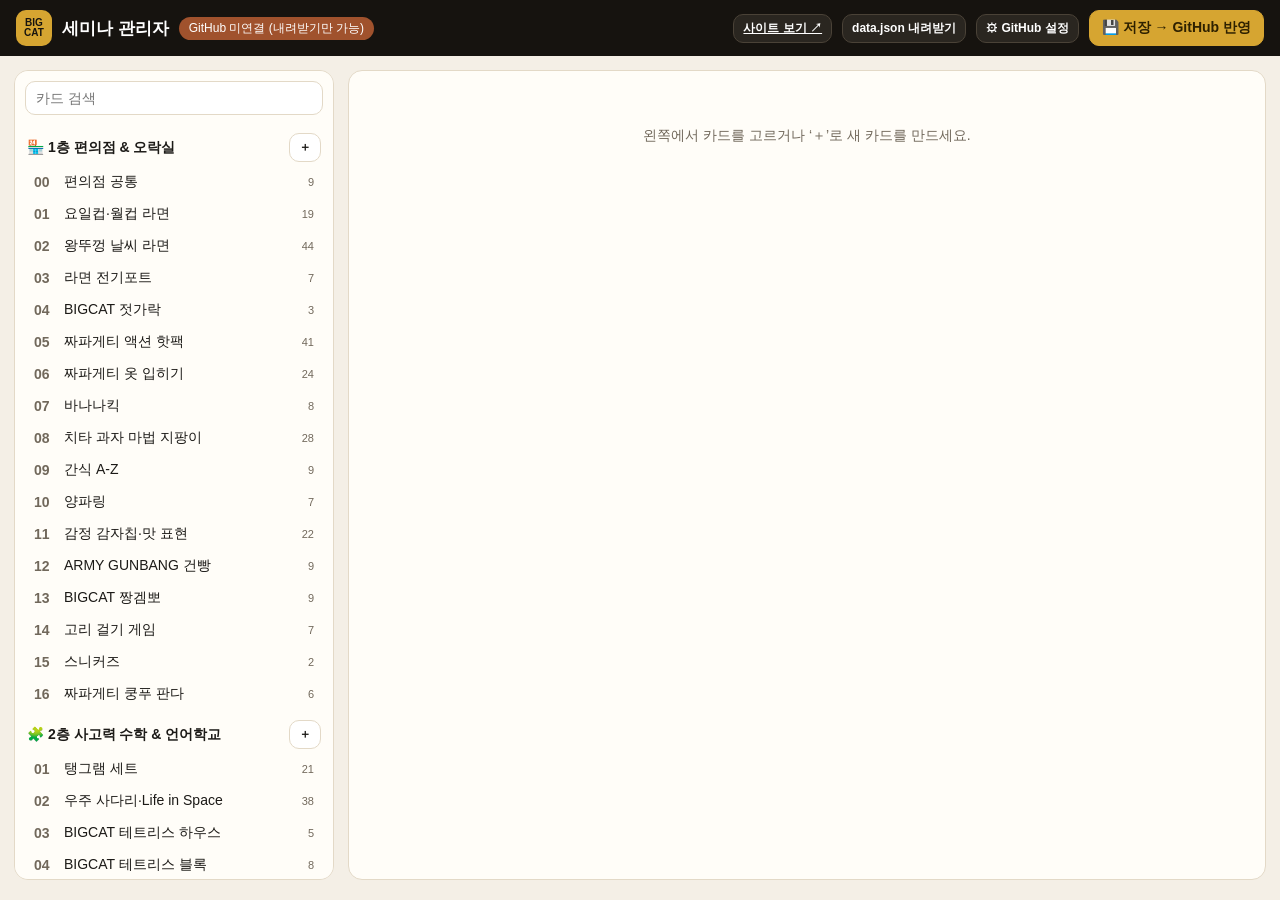
<file: admin.html>
<!doctype html>
<html lang="ko">
<head>
<meta charset="utf-8">
<meta name="viewport" content="width=device-width, initial-scale=1">
<meta name="robots" content="noindex">
<title>빅캣 세미나 관리자</title>
<style>
:root{--bg:#f4efe6;--card:#fffdf8;--ink:#1c1a17;--muted:#71685b;--line:#e3d9c7;--dark:#16130f;--gold:#d6a531;--ok:#2e9b6a;--err:#c0392b}
*{box-sizing:border-box}
body{margin:0;background:var(--bg);color:var(--ink);font-family:"Pretendard","Apple SD Gothic Neo","Malgun Gothic","Noto Sans KR",sans-serif;font-size:14px}
button,input,select,textarea{font:inherit;color:inherit}
header{position:sticky;top:0;z-index:10;background:var(--dark);color:#fff;display:flex;align-items:center;gap:10px;padding:10px 16px;flex-wrap:wrap}
.logo{width:36px;height:36px;border-radius:10px;background:var(--gold);color:var(--dark);font-weight:900;font-size:10px;line-height:1.05;display:grid;place-items:center;text-align:center}
header h1{font-size:17px;margin:0}
.pill{font-size:12px;border-radius:99px;padding:3px 10px;background:#3a342b}
.pill.ok{background:var(--ok)}.pill.warn{background:#a0522d}
.sp{flex:1}
.btn{border:1px solid var(--line);background:#fff;border-radius:10px;padding:8px 12px;font-weight:700;cursor:pointer;color:var(--ink)}
.btn:hover{border-color:#bfae8a}
.btn.gold{background:var(--gold);border-color:var(--gold);color:#2e2100}
.btn.dark{background:#2a2620;border-color:#4a4237;color:#fff}
.btn.danger{color:var(--err);border-color:#efc4c0}
.btn.sm{padding:5px 9px;font-size:12px}
.btn:disabled{opacity:.5;cursor:default}
.wrap{display:grid;grid-template-columns:320px 1fr;gap:14px;padding:14px;max-width:1400px;margin:0 auto}
.panel{background:var(--card);border:1px solid var(--line);border-radius:14px}
.list{padding:10px;max-height:calc(100vh - 90px);overflow:auto;position:sticky;top:70px}
.list input[type=search]{width:100%;padding:8px 10px;border:1px solid var(--line);border-radius:10px;margin-bottom:8px;background:#fff}
.fl{margin:10px 2px 4px;display:flex;align-items:center;gap:6px;font-weight:800}
.fl .btn{margin-left:auto}
.it{display:flex;gap:8px;align-items:center;width:100%;text-align:left;border:1px solid transparent;background:transparent;border-radius:9px;padding:6px 8px;cursor:pointer}
.it:hover{background:#f6efe2}.it.on{background:#fff1c7;border-color:#ecd28a}
.it .n{font-weight:800;color:var(--muted);min-width:22px}
.it .c{margin-left:auto;font-size:11px;color:var(--muted)}
.it .dirty{color:var(--gold);font-weight:900}
.ed{padding:16px 18px}
.ed h2{margin:0 0 12px;font-size:19px}
.grid2{display:grid;grid-template-columns:110px 1fr;gap:10px 12px;align-items:center}
.grid2 label{font-weight:700;color:var(--muted)}
.ed input[type=text],.ed input[type=number],.ed select,.ed textarea{width:100%;border:1px solid var(--line);border-radius:9px;padding:8px 10px;background:#fff}
.ed textarea{resize:vertical;min-height:60px}
.sec{margin-top:18px;border-top:1px dashed var(--line);padding-top:14px}
.sec h3{margin:0 0 8px;font-size:15px;display:flex;align-items:center;gap:8px}
.sec h3 small{color:var(--muted);font-weight:400}
.thumbs{display:flex;flex-wrap:wrap;gap:8px}
.th{width:120px;border:1px solid var(--line);border-radius:10px;overflow:hidden;background:#fff;position:relative}
.th img{width:120px;height:110px;object-fit:contain;display:block;background:#fff}
.th .nm{font-size:11px;padding:4px 6px;white-space:nowrap;overflow:hidden;text-overflow:ellipsis;color:var(--muted)}
.th .ops{position:absolute;top:4px;right:4px;display:flex;gap:3px}
.th .ops button{border:0;border-radius:6px;background:rgba(0,0,0,.6);color:#fff;font-size:11px;padding:2px 6px;cursor:pointer}
.th.new{outline:2px solid var(--gold)}
.rowl{display:flex;align-items:center;gap:8px;padding:6px 0;border-bottom:1px solid #f0e8da}
.rowl .nm{flex:1;word-break:break-all}
.rowl audio{height:32px;max-width:260px}
.tag-new{font-size:11px;background:#fff1c7;border:1px solid #ecd28a;border-radius:99px;padding:1px 7px;color:#7a5a00}
.lk{display:grid;grid-template-columns:1fr 2fr auto;gap:6px;margin-bottom:6px}
.drop{display:block;border:2px dashed #d4c39c;border-radius:12px;padding:16px;text-align:center;color:#7a6a3e;cursor:pointer;background:#fffaf0}
.drop.over{background:#fff1c7}
.drop input{display:none}
.muted{color:var(--muted)}
.foot{display:flex;gap:8px;margin-top:18px;flex-wrap:wrap}
dialog{border:0;border-radius:16px;padding:0;width:min(560px,94vw)}
dialog::backdrop{background:rgba(0,0,0,.45)}
dialog .in{padding:18px;display:grid;gap:10px}
dialog label{display:grid;gap:4px;font-weight:700}
dialog input{border:1px solid var(--line);border-radius:9px;padding:8px 10px}
.help{font-size:12.5px;color:var(--muted);line-height:1.6;background:#f8f3e9;border-radius:10px;padding:10px 12px}
#log{position:fixed;right:14px;bottom:14px;z-index:30;display:grid;gap:6px;max-width:420px}
#log div{background:var(--dark);color:#fff;border-radius:10px;padding:9px 12px;font-size:13px;box-shadow:0 6px 20px rgba(0,0,0,.25)}
#log .e{background:var(--err)}#log .o{background:var(--ok)}
.empty{padding:40px;text-align:center;color:var(--muted)}
@media (max-width:860px){.wrap{grid-template-columns:1fr}.list{position:static;max-height:none}}
</style>
</head>
<body>
<header>
  <div class="logo">BIG<br>CAT</div>
  <h1>세미나 관리자</h1>
  <span class="pill" id="mode">불러오는 중…</span>
  <span class="pill warn" id="pend" hidden></span>
  <span class="sp"></span>
  <a class="btn dark sm" href="index.html" target="_blank">사이트 보기 ↗</a>
  <button class="btn dark sm" id="dl">data.json 내려받기</button>
  <button class="btn dark sm" id="setBtn">⚙ GitHub 설정</button>
  <button class="btn gold" id="save">💾 저장 → GitHub 반영</button>
</header>

<div class="wrap">
  <aside class="panel list">
    <input type="search" id="q" placeholder="카드 검색">
    <div id="cards"></div>
  </aside>
  <section class="panel ed" id="ed"><div class="empty">왼쪽에서 카드를 고르거나 ‘＋’로 새 카드를 만드세요.</div></section>
</div>

<dialog id="setDlg"><form method="dialog" class="in">
  <h3 style="margin:0">GitHub 연결 설정</h3>
  <label>저장소 주인 (아이디)<input id="sOwner" placeholder="예: bigcat86" required></label>
  <label>저장소 이름<input id="sRepo" placeholder="예: bigcat-seminar" required></label>
  <label>브랜치<input id="sBranch" value="main"></label>
  <label>토큰 (Fine-grained, Contents 읽기/쓰기)<input id="sToken" type="password" placeholder="github_pat_…" required></label>
  <div class="help">토큰은 이 브라우저에만 저장돼요. 공용 PC에서는 쓰지 마세요.<br>저장하면 GitHub에 바로 커밋되고, Netlify가 1~2분 뒤 자동으로 사이트를 갱신해요.</div>
  <div class="foot"><button class="btn gold" value="ok">연결</button><button class="btn" value="cancel" formnovalidate>취소</button><button class="btn danger" type="button" id="sClear">연결 해제</button></div>
</form></dialog>

<div id="log"></div>
<script src="data.js"></script>
<script>
(function(){
"use strict";
var $=function(s,r){return (r||document).querySelector(s)};
var esc=function(s){return String(s==null?"":s).replace(/[&<>"]/g,function(c){return{"&":"&amp;","<":"&lt;",">":"&gt;",'"':"&quot;"}[c]})};
var enc=function(p){return p.split("/").map(encodeURIComponent).join("/")};
var KEY="bigcat-admin-gh";
var cfg=(function(){try{return JSON.parse(localStorage.getItem(KEY)||"null")}catch(e){return null}})();
var data=null, selId=null, pending={}, dirty=false; // pending: path -> {blob, url, kind}
function toast(msg,cls){var d=document.createElement("div");d.textContent=msg;if(cls)d.className=cls;$("#log").appendChild(d);setTimeout(function(){d.remove()},cls==="e"?9000:4000)}
function setDirty(v){dirty=v; var n=Object.keys(pending).length; $("#pend").hidden=!v; $("#pend").textContent="저장 안 됨"+(n?" · 새 파일 "+n+"개":"");}
window.addEventListener("beforeunload",function(e){if(dirty){e.preventDefault();e.returnValue="";}});

/* ---------- GitHub ---------- */
function gh(path,opt){
  opt=opt||{}; var h={"Authorization":"Bearer "+cfg.token,"Accept":"application/vnd.github+json","X-GitHub-Api-Version":"2022-11-28"};
  if(opt.raw) h.Accept="application/vnd.github.raw+json";
  if(opt.body) h["Content-Type"]="application/json";
  return fetch("https://api.github.com/repos/"+cfg.owner+"/"+cfg.repo+path,{method:opt.method||"GET",headers:h,body:opt.body?JSON.stringify(opt.body):undefined})
    .then(function(r){ if(!r.ok) return r.text().then(function(t){var m="GitHub 오류 "+r.status; if(r.status===401)m+=" (토큰 확인)"; if(r.status===404)m+=" (저장소·브랜치·권한 확인)"; throw new Error(m+": "+t.slice(0,140));}); return opt.raw?r.text():r.json(); });
}
function b64FromBlob(blob){return new Promise(function(res,rej){var fr=new FileReader();fr.onload=function(){res(String(fr.result).split(",")[1])};fr.onerror=rej;fr.readAsDataURL(blob)})}
function b64Text(s){return b64FromBlob(new Blob([s],{type:"text/plain;charset=utf-8"}))}
function commit(files,message){ // files: [{path, blob}]
  var b=cfg.branch||"main", headSha, baseTree;
  return gh("/git/ref/heads/"+encodeURIComponent(b)).then(function(r){headSha=r.object.sha; return gh("/git/commits/"+headSha)})
  .then(function(c){baseTree=c.tree.sha; var out=[], i=0;
    function next(){ if(i>=files.length) return Promise.resolve(out); var f=files[i++];
      toast("올리는 중 "+i+"/"+files.length+" · "+f.path.split("/").pop());
      return b64FromBlob(f.blob).then(function(c64){return gh("/git/blobs",{method:"POST",body:{content:c64,encoding:"base64"}})})
        .then(function(r){out.push({path:f.path,mode:"100644",type:"blob",sha:r.sha}); return next();}); }
    return next(); })
  .then(function(tree){return gh("/git/trees",{method:"POST",body:{base_tree:baseTree,tree:tree}})})
  .then(function(t){return gh("/git/commits",{method:"POST",body:{message:message,tree:t.sha,parents:[headSha]}})})
  .then(function(c){return gh("/git/refs/heads/"+encodeURIComponent(b),{method:"PATCH",body:{sha:c.sha}})});
}

/* ---------- 데이터 ---------- */
function load(){
  if(cfg){ $("#mode").textContent="GitHub에서 불러오는 중…";
    return gh("/contents/data.json?ref="+encodeURIComponent(cfg.branch||"main"),{raw:true}).then(function(t){data=JSON.parse(t); ready("GitHub 연결됨 · "+cfg.owner+"/"+cfg.repo,"ok");})
      .catch(function(e){toast(e.message+" — 사이트의 data.js로 불러왔어요","e"); data=JSON.parse(JSON.stringify(window.SEMINAR||{floors:[],items:[]})); ready("GitHub 연결 오류","warn");});
  }
  data=JSON.parse(JSON.stringify(window.SEMINAR||{floors:[],items:[]})); ready("GitHub 미연결 (내려받기만 가능)","warn");
}
function ready(msg,cls){ $("#mode").textContent=msg; $("#mode").className="pill "+(cls||""); renderList(); renderEd(); }
function floorOf(id){return data.floors.filter(function(f){return f.id===id})[0]||{}}
function itemOf(id){return data.items.filter(function(i){return i.id===id})[0]}
function clean(s){return String(s).replace(/[\\/:*?"<>|#%]/g,"").replace(/\s+/g," ").trim()}
function prefixOf(it){
  var cnt={}; (it.images.concat(it.audio,it.files)).forEach(function(p){var b=p.split("/").pop(); var k=b.split("_")[0]; cnt[k]=(cnt[k]||0)+1;});
  var best=Object.keys(cnt).sort(function(a,b){return cnt[b]-cnt[a]})[0]; return best||clean(it.title);
}
function folderOf(it){
  if(it.folder) return it.folder;
  var f=floorOf(it.floor); var nn=String(it.no==null?99:it.no).padStart(2,"0");
  it.folder=(f.dir||("_"+it.floor))+"/"+nn+"_"+(it.tag?"(추가) ":"")+clean(it.title); return it.folder;
}
function allPaths(){var s={}; data.items.forEach(function(i){i.images.concat(i.audio,i.files).forEach(function(p){s[p]=1})}); return s;}
function uniq(path){var s=allPaths(); if(!s[path]&&!pending[path]) return path; var m=path.match(/^(.*?)(\.[^.]+)$/), k=2; while(s[m[1]+" ("+k+")"+m[2]]||pending[m[1]+" ("+k+")"+m[2]]) k++; return m[1]+" ("+k+")"+m[2];}

/* ---------- 목록 ---------- */
function renderList(){
  var q=$("#q").value.trim().toLowerCase(), h="";
  data.floors.forEach(function(f){
    var its=data.items.filter(function(i){return i.floor===f.id && (!q || (i.title+" "+i.desc).toLowerCase().indexOf(q)>-1)});
    h+='<div class="fl">'+esc(f.emoji+" "+f.label+" "+f.name)+'<button class="btn sm" data-add="'+f.id+'">＋</button></div>';
    its.sort(function(a,b){return (a.no||0)-(b.no||0)}).forEach(function(i){
      var n=i.images.length+i.audio.length+i.files.length;
      h+='<button class="it'+(i.id===selId?' on':'')+'" data-id="'+esc(i.id)+'"><span class="n">'+(i.no!=null?String(i.no).padStart(2,"0"):"·")+'</span><span>'+esc(i.title)+(i._dirty?' <span class="dirty">●</span>':'')+'</span><span class="c">'+n+'</span></button>';
    });
  });
  $("#cards").innerHTML=h;
}

/* ---------- 편집 ---------- */
function src(p){return pending[p]?pending[p].url:enc(p)}
function renderEd(){
  var it=itemOf(selId); if(!it){$("#ed").innerHTML='<div class="empty">왼쪽에서 카드를 고르거나 ‘＋’로 새 카드를 만드세요.</div>';return;}
  var fo=data.floors.map(function(f){return '<option value="'+f.id+'"'+(f.id===it.floor?' selected':'')+'>'+esc(f.label+" "+f.name)+'</option>'}).join("");
  var imgs=it.images.map(function(p,k){return '<div class="th'+(pending[p]?' new':'')+'"><div class="ops"><button data-mv="images:'+k+':-1">◀</button><button data-mv="images:'+k+':1">▶</button><button data-rm="images:'+k+'">✕</button></div><img loading="lazy" src="'+src(p)+'"><div class="nm" title="'+esc(p)+'">'+esc(p.split("/").pop())+'</div></div>'}).join("");
  var rows=function(kind){return it[kind].map(function(p,k){return '<div class="rowl">'+(pending[p]?'<span class="tag-new">새 파일</span>':'')+'<span class="nm">'+esc(p.split("/").pop())+'</span>'+(kind==="audio"?'<audio controls preload="none" src="'+src(p)+'"></audio>':'')+'<button class="btn sm" data-mv="'+kind+':'+k+':-1">▲</button><button class="btn sm" data-mv="'+kind+':'+k+':1">▼</button><button class="btn sm danger" data-rm="'+kind+':'+k+'">빼기</button></div>'}).join("")||'<div class="muted">없음</div>'};
  var lks=(it.links||[]).map(function(l,k){return '<div class="lk"><input type="text" data-lk="'+k+':label" value="'+esc(l.label)+'" placeholder="버튼 이름"><input type="text" data-lk="'+k+':url" value="'+esc(l.url)+'" placeholder="https://"><button class="btn sm danger" data-lkrm="'+k+'">✕</button></div>'}).join("");
  $("#ed").innerHTML=
   '<h2>'+esc(it.title||"새 카드")+'</h2>'+
   '<div class="grid2">'+
    '<label>층</label><select data-f="floor">'+fo+'</select>'+
    '<label>번호</label><input type="number" data-f="no" value="'+(it.no==null?"":it.no)+'" min="0" style="max-width:120px">'+
    '<label>교구 이름</label><input type="text" data-f="title" value="'+esc(it.title)+'">'+
    '<label>활동 설명</label><input type="text" data-f="desc" value="'+esc(it.desc)+'">'+
    '<label>추가 후보</label><label style="color:inherit;font-weight:400"><input type="checkbox" data-f="tag"'+(it.tag?' checked':'')+'> ‘추가 후보’ 표시</label>'+
    '<label>비고</label><textarea data-f="note" placeholder="https:// 주소는 앱에서 버튼이 돼요">'+esc(it.note)+'</textarea>'+
    '<label>저장 폴더</label><span class="muted">'+esc(folderOf(it))+'</span>'+
   '</div>'+
   '<div class="sec"><h3>파일 추가 <small>이미지는 자동으로 가볍게(JPG 2000px) 줄여서 올려요 · 음원·PDF는 원본 그대로</small></h3>'+
    '<label class="drop" id="drop">여기로 파일을 끌어다 놓거나 눌러서 고르세요<input type="file" id="fin" multiple accept="image/*,audio/*,.pdf,.ppt,.pptx,.hwp,.docx"></label></div>'+
   '<div class="sec"><h3>🖼 이미지 <small>'+it.images.length+'장</small></h3><div class="thumbs">'+(imgs||'<span class="muted">없음</span>')+'</div></div>'+
   '<div class="sec"><h3>🎵 음원 <small>'+it.audio.length+'개</small></h3>'+rows("audio")+'</div>'+
   '<div class="sec"><h3>📄 파일 <small>'+it.files.length+'개</small></h3>'+rows("files")+'</div>'+
   '<div class="sec"><h3>🔗 앱 링크</h3>'+lks+'<button class="btn sm" id="lkAdd">＋ 링크 추가</button></div>'+
   '<div class="foot"><button class="btn danger" id="del">카드 삭제</button><span class="sp"></span><span class="muted">‘빼기’·삭제는 목록에서만 빠지고 파일은 저장소에 남아요.</span></div>';
  var d=$("#drop"); ["dragenter","dragover"].forEach(function(e){d.addEventListener(e,function(ev){ev.preventDefault();d.classList.add("over")})});
  ["dragleave","drop"].forEach(function(e){d.addEventListener(e,function(ev){ev.preventDefault();d.classList.remove("over")})});
  d.addEventListener("drop",function(ev){addFiles(Array.prototype.slice.call(ev.dataTransfer.files))});
  $("#fin").addEventListener("change",function(){var fs=Array.prototype.slice.call(this.files); this.value=""; addFiles(fs);});
}
function touch(it){it._dirty=true; setDirty(true); renderList();}

function shrink(file,max,q){
  return createImageBitmap(file).then(function(bm){var s=Math.min(1,max/Math.max(bm.width,bm.height)); var c=document.createElement("canvas"); c.width=Math.round(bm.width*s); c.height=Math.round(bm.height*s);
    var x=c.getContext("2d"); x.fillStyle="#fff"; x.fillRect(0,0,c.width,c.height); x.drawImage(bm,0,0,c.width,c.height);
    return new Promise(function(r){c.toBlob(r,"image/jpeg",q)}); });
}
function addFiles(list){
  var it=itemOf(selId); if(!it) return; var pre=prefixOf(it), dir=folderOf(it);
  var jobs=Array.prototype.map.call(list,function(file){
    var base=clean(file.name.replace(/\.[^.]+$/,"")), ext=(file.name.match(/\.[^.]+$/)||[""])[0].toLowerCase();
    var name=base.indexOf(pre)===0?base:pre+"_"+base;
    if(/^image\//.test(file.type)){
      var path=uniq(dir+"/"+name+".jpg");
      return Promise.all([shrink(file,2000,.85),shrink(file,700,.78)]).then(function(r){
        pending[path]={blob:r[0],url:URL.createObjectURL(r[0])}; pending["web_thumbs/"+path+".jpg"]={blob:r[1],thumb:true}; it.images.push(path); });
    }
    var isA=/^audio\//.test(file.type)||/\.(mp3|m4a|wav|aac|ogg)$/.test(ext);
    if(file.size>95*1024*1024){toast(file.name+": 95MB가 넘어서 올릴 수 없어요","e"); return Promise.resolve();}
    var p2=uniq(dir+"/"+(isA&&name.indexOf("_음원_")<0?pre+"_음원_"+name.slice(pre.length+1||0):name)+ext);
    pending[p2]={blob:file,url:URL.createObjectURL(file)}; (isA?it.audio:it.files).push(p2); return Promise.resolve();
  });
  Promise.all(jobs).then(function(){touch(it); renderEd(); toast(list.length+"개 추가됨 · ‘저장’을 눌러야 반영돼요");}).catch(function(e){toast("이미지 처리 실패: "+e.message,"e")});
}

document.addEventListener("input",function(e){
  var it=itemOf(selId); if(!it) return; var t=e.target;
  if(t.dataset.f){ var k=t.dataset.f; it[k]= k==="no" ? (t.value===""?null:+t.value) : k==="tag" ? (t.checked?"추가 후보":"") : t.value;
    if(k==="floor"||k==="no"||k==="title"||k==="tag"){ if(!hasFiles(it)) it.folder=null; }
    touch(it); if(k==="title") $("#ed h2").textContent=it.title; }
  if(t.dataset.lk){ var a=t.dataset.lk.split(":"); it.links[+a[0]][a[1]]=t.value.trim(); touch(it); }
});
document.addEventListener("change",function(e){ if(e.target.dataset.f==="floor"||e.target.dataset.f==="tag") renderEd(); });
document.addEventListener("click",function(e){
  var t=e.target.closest("button,[data-id]"); if(!t) return; var it=itemOf(selId);
  if(t.dataset.id){ selId=t.dataset.id; renderList(); renderEd(); return; }
  if(t.dataset.add){ var f=t.dataset.add, mx=data.items.filter(function(i){return i.floor===f}).reduce(function(m,i){return Math.max(m,i.no||0)},0);
    var ni={id:f+"-new-"+Date.now().toString(36),floor:f,no:mx+1,title:"새 교구",tag:"",desc:"",images:[],audio:[],files:[],links:[],note:""};
    data.items.push(ni); selId=ni.id; touch(ni); renderEd(); return; }
  if(!it) return;
  if(t.dataset.rm){ var a=t.dataset.rm.split(":"); var p=it[a[0]].splice(+a[1],1)[0]; if(pending[p]){delete pending[p]; delete pending["web_thumbs/"+p+".jpg"];} touch(it); renderEd(); return; }
  if(t.dataset.mv){ var b=t.dataset.mv.split(":"), arr=it[b[0]], i=+b[1], j=i+(+b[2]); if(j<0||j>=arr.length) return; var x=arr[i]; arr[i]=arr[j]; arr[j]=x; touch(it); renderEd(); return; }
  if(t.id==="lkAdd"){ (it.links=it.links||[]).push({label:"",url:""}); touch(it); renderEd(); return; }
  if(t.dataset.lkrm){ it.links.splice(+t.dataset.lkrm,1); touch(it); renderEd(); return; }
  if(t.id==="del"){ if(!confirm("‘"+it.title+"’ 카드를 목록에서 삭제할까요? (파일은 저장소에 남아요)")) return;
    it[ "images" ].concat(it.audio,it.files).forEach(function(p){delete pending[p]; delete pending["web_thumbs/"+p+".jpg"];});
    data.items=data.items.filter(function(x){return x!==it}); selId=null; setDirty(true); renderList(); renderEd(); }
});
function hasFiles(i){return (i.images||[]).length+(i.audio||[]).length+(i.files||[]).length>0}
$("#q").addEventListener("input",renderList);

function output(){
  var d=JSON.parse(JSON.stringify(data,function(k,v){return k==="_dirty"?undefined:v}));
  d.items.forEach(function(i){ (i.links||[]).forEach(function(l){ if(l.url&&!/^https?:\/\//i.test(l.url)) l.url="https://"+l.url; }); i.links=(i.links||[]).filter(function(l){return l.url||l.label}); });
  var json=JSON.stringify(d,null,1);
  return {json:json, js:"/* 빅캣 세미나 데이터 — 관리자 페이지에서 저장 "+new Date().toLocaleString("ko-KR")+" */\nwindow.SEMINAR = "+json+";\n"};
}
function download(name,text){var a=document.createElement("a");a.href=URL.createObjectURL(new Blob([text],{type:"application/json"}));a.download=name;a.click();setTimeout(function(){URL.revokeObjectURL(a.href)},3000)}
$("#dl").onclick=function(){var o=output(); download("data.json",o.json); download("data.js",o.js);};
$("#save").onclick=function(){
  if(!cfg){ toast("먼저 ⚙ GitHub 설정을 해 주세요. 지금은 ‘data.json 내려받기’만 돼요.","e"); $("#setDlg").showModal(); return; }
  if(!dirty){ toast("바뀐 내용이 없어요"); return; }
  var o=output(), files=[{path:"data.json",blob:new Blob([o.json],{type:"application/json"})},{path:"data.js",blob:new Blob([o.js],{type:"text/javascript"})}];
  Object.keys(pending).forEach(function(p){files.unshift({path:p,blob:pending[p].blob})});
  var btn=$("#save"); btn.disabled=true; btn.textContent="저장 중…";
  commit(files,"관리자 페이지에서 수정 ("+new Date().toLocaleString("ko-KR")+")").then(function(){
    pending={}; data.items.forEach(function(i){delete i._dirty}); setDirty(false); renderList(); renderEd();
    toast("GitHub에 저장했어요. 1~2분 뒤 사이트에 자동 반영돼요.","o");
  }).catch(function(e){toast(e.message,"e")}).then(function(){btn.disabled=false; btn.textContent="💾 저장 → GitHub 반영";});
};
/* 설정 */
$("#setBtn").onclick=function(){ if(cfg){$("#sOwner").value=cfg.owner;$("#sRepo").value=cfg.repo;$("#sBranch").value=cfg.branch||"main";$("#sToken").value=cfg.token;} $("#setDlg").showModal(); };
$("#setDlg").addEventListener("close",function(){ if(this.returnValue!=="ok") return;
  cfg={owner:$("#sOwner").value.trim(),repo:$("#sRepo").value.trim(),branch:$("#sBranch").value.trim()||"main",token:$("#sToken").value.trim()};
  try{localStorage.setItem(KEY,JSON.stringify(cfg))}catch(e){}
  if(dirty && !confirm("저장 안 한 변경이 있어요. GitHub 데이터로 다시 불러올까요? (취소하면 지금 화면 유지)")) { ready("GitHub 연결됨 · "+cfg.owner+"/"+cfg.repo,"ok"); return; }
  pending={}; setDirty(false); load(); });
$("#sClear").onclick=function(){ try{localStorage.removeItem(KEY)}catch(e){} cfg=null; $("#setDlg").close(); load(); toast("연결을 해제했어요"); };
load();
})();
</script>
</body>
</html>
</file>
